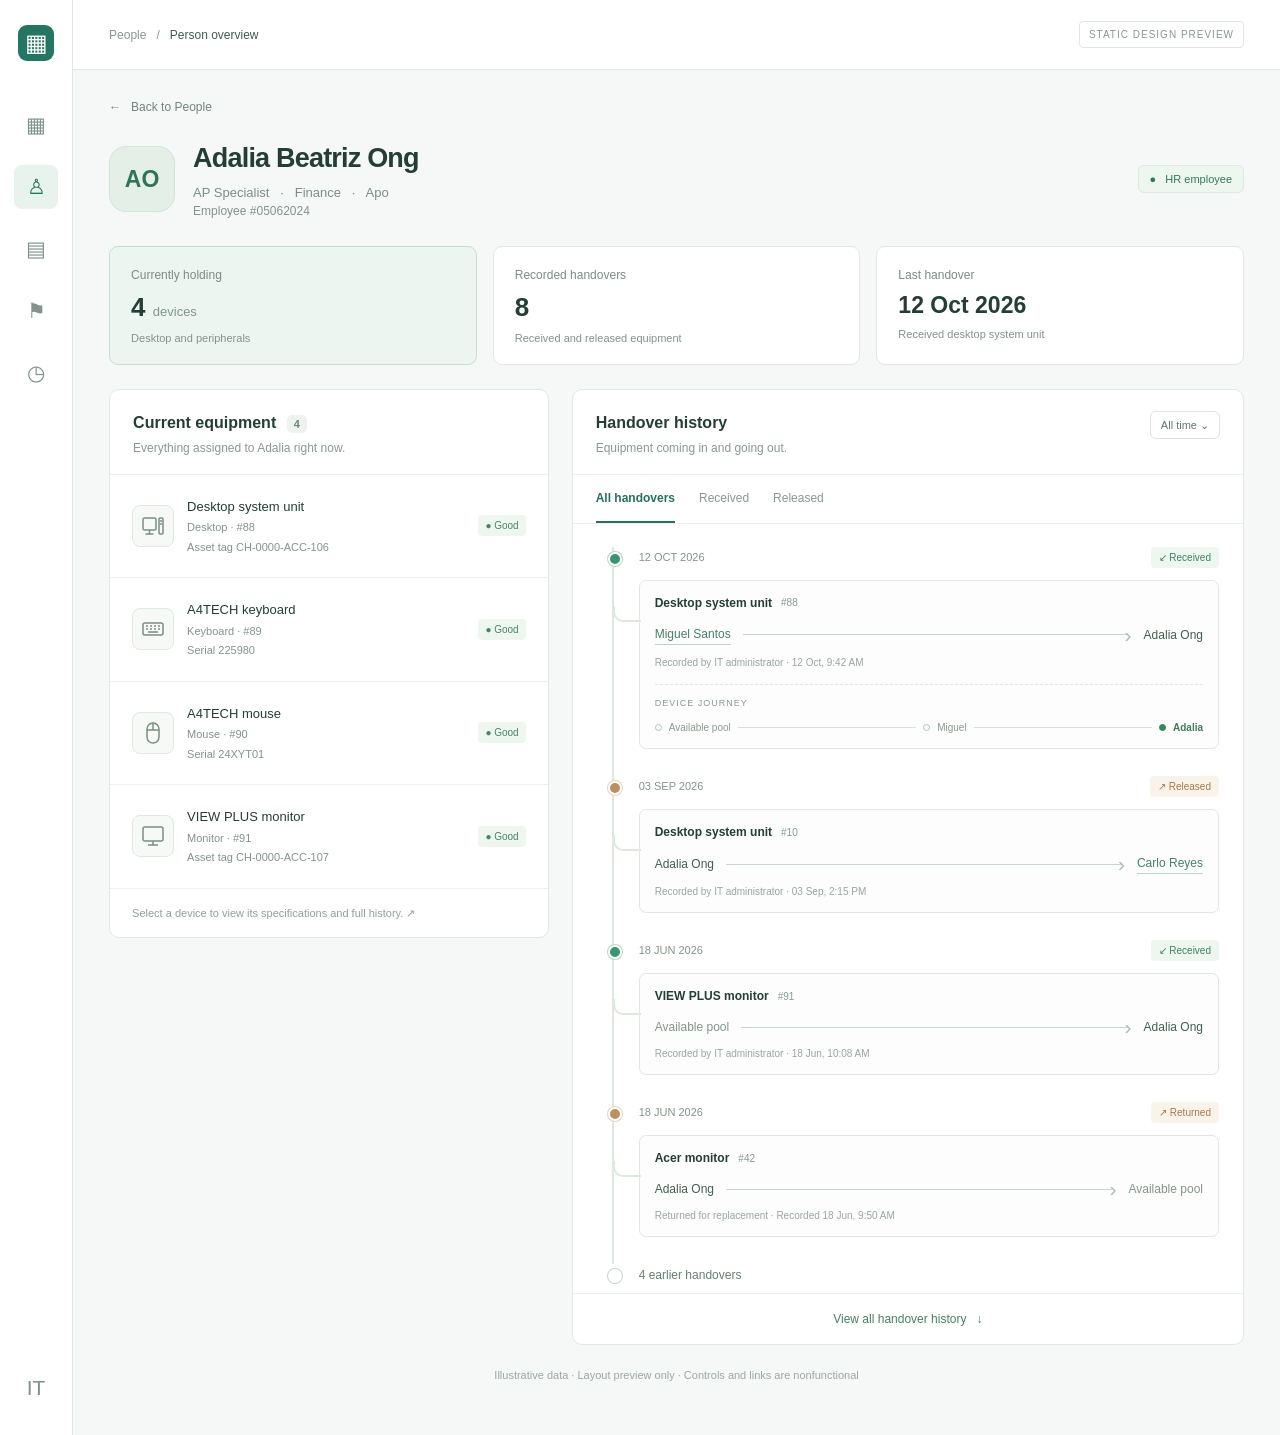
<file: profile-mockup.html>
<!doctype html>
<html lang="en">
<head>
<meta charset="utf-8">
<meta name="viewport" content="width=device-width, initial-scale=1">
<title>Person overview · Inventory mockup</title>
<style>
*{box-sizing:border-box}body{margin:0;background:#f5f8f7;color:#243d36;font:14px/1.5 'Segoe UI',Arial,sans-serif}button{font:inherit;cursor:default}small{display:block;color:#84938e;font-size:12px}button,.pill{border:1px solid #dce5e1;background:white;border-radius:6px;padding:8px 12px;color:#62766e}.shell{display:flex;min-height:100vh}.rail{width:76px;background:white;border-right:1px solid #e0e8e4;display:flex;align-items:center;flex-direction:column;gap:18px;padding:25px 12px}.logo{background:#247561;color:white;border-radius:9px;width:36px;height:36px;display:grid;place-items:center;font-size:24px;margin-bottom:24px}.nav{width:44px;height:44px;display:grid;place-items:center;color:#81938b;font-size:21px;border-radius:8px}.nav.active{background:#e9f3ee;color:#277460}.rail-bottom{margin-top:auto}.workspace{width:100%;min-width:0}.topbar{height:70px;background:#fff;border-bottom:1px solid #e0e8e4;display:flex;align-items:center;justify-content:space-between;padding:0 36px;color:#89978f;font-size:12px}.topbar b{color:#445b51;font-weight:500}.preview{font-size:10px;letter-spacing:1px;text-transform:uppercase;border:1px solid #e1e8e3;border-radius:4px;padding:5px 9px}main{max-width:1450px;margin:auto;padding:28px 36px 40px}.back{color:#71857b;font-size:12px;margin-bottom:22px}.profile{display:flex;align-items:center;gap:18px;margin-bottom:26px}.avatar{width:66px;height:66px;display:grid;place-items:center;border:1px solid #d0e4d9;border-radius:17px;background:#e4efe8;color:#2f735a;font-size:23px;font-weight:600}.profile h1{font-size:27px;letter-spacing:-.8px;margin:0 0 4px;font-weight:600}.profile p{margin:0;color:#7d8d84;font-size:13px}.profile .pill{margin-left:auto;font-size:11px;color:#32785b;background:#edf6ef;border-color:#dceadf;padding:5px 11px}.metrics{display:grid;grid-template-columns:repeat(3,1fr);gap:16px;margin-bottom:24px}.metric{background:#fff;border:1px solid #e0e7e3;border-radius:9px;padding:17px 21px}.metric:first-child{background:#edf5f0;border-color:#c6dfd1}.metric label{font-size:12px;color:#7b8d83}.metric strong{display:block;font-size:26px;font-weight:600;margin:3px 0}.metric small{font-size:11px}.columns{display:grid;grid-template-columns:minmax(300px,.85fr) minmax(460px,1.3fr);gap:23px;align-items:start}.panel{background:white;border:1px solid #e0e7e3;border-radius:10px;overflow:hidden}.panel-heading{padding:21px 23px 17px;display:flex;justify-content:space-between;align-items:center;border-bottom:1px solid #edf1ee}.panel h2{margin:0;font-size:16px;font-weight:600}.count{display:inline-block;font-size:11px;background:#eef3ef;padding:1px 7px;border-radius:5px;margin-left:6px;color:#6d8476}.sub{font-size:12px;color:#8b9891;margin-top:4px}.device{display:flex;align-items:center;gap:13px;padding:22px;border-bottom:1px solid #edf1ee}.icon{width:42px;height:42px;flex-shrink:0;border:1px solid #dfe9e2;border-radius:8px;background:#f6f9f6;display:grid;place-items:center;color:#799082}.icon svg{width:24px;height:24px;stroke:currentColor;stroke-width:1.5;fill:none}.device-name{font-size:13px;font-weight:500}.device small{margin-top:3px;font-size:11px}.good{margin-left:auto;white-space:nowrap;color:#47846b;font-size:10px;background:#eef6f0;border-radius:4px;padding:3px 7px}.footnote{padding:16px 22px;color:#92a096;font-size:11px}.history-head{align-items:flex-start}.history-head button{font-size:11px;padding:5px 10px}.tabs{display:flex;gap:24px;padding:0 23px;border-bottom:1px solid #edf1ee;font-size:12px;color:#89988e}.tab{padding:14px 0}.tab.selected{color:#267257;border-bottom:2px solid #267257;font-weight:600}.timeline{padding:23px 24px 0 39px}.event{position:relative;padding:0 0 27px 25px;border-left:2px solid #dce9df}.event:before{content:'';position:absolute;left:-6px;top:5px;width:10px;height:10px;border-radius:50%;border:2px solid #fff;background:#3a9671;box-shadow:0 0 0 1px #b8d7c4}.event.out:before{background:#bd9061;box-shadow:0 0 0 1px #e5d4bd}.date-line{display:flex;align-items:center;justify-content:space-between;gap:10px;margin-bottom:12px}.date{font-size:11px;color:#839489}.badge{font-size:10px;color:#3e8264;background:#edf6ef;border-radius:4px;padding:3px 8px}.out .badge{background:#faf3ea;color:#a17a4f}.transfer{position:relative;border:1px solid #e0e8e2;border-radius:7px;padding:13px 15px;background:#fcfdfc}.transfer:before{content:'';position:absolute;left:-27px;top:25px;width:26px;height:14px;border-left:2px solid #dce9df;border-bottom:2px solid #dce9df;border-bottom-left-radius:10px}.asset{display:flex;gap:9px;align-items:center;font-size:12px;font-weight:600}.asset .id{color:#8a9a90;font-size:10px;font-weight:400}.movement{display:flex;align-items:center;gap:12px;margin-top:13px;font-size:12px}.person{color:#49806a;border-bottom:1px solid #bdd4c6;padding-bottom:1px}.me{color:#455e50}.arrow{display:flex;align-items:center;flex:1;min-width:22px;color:#acbfb1}.arrow:before{content:'';height:1px;background:#c7d7cc;flex:1}.arrow:after{content:'›';font-size:21px;line-height:8px;margin-left:-3px}.record{margin-top:10px;font-size:10px;color:#9aa69e}.journey{margin-top:14px;border-top:1px dashed #dfe7e1;padding-top:12px}.journey-title{font-size:9px;text-transform:uppercase;letter-spacing:1px;color:#8a9b8e;margin-bottom:10px}.journey-path{display:flex;align-items:center;gap:7px;font-size:10px;color:#8b9a90}.node{width:7px;height:7px;border:1px solid #aec6b5;border-radius:50%;display:inline-block;flex-shrink:0}.node.current{background:#368660;border-color:#368660}.line{height:1px;background:#d5e2d8;flex:1;min-width:8px}.end{border-left-color:transparent;padding-bottom:8px}.end:before{background:#fff;box-shadow:0 0 0 1px #c6d6cb}.older{font-size:12px;color:#64816e}.history-footer{text-align:center;border-top:1px solid #edf1ee;padding:16px;color:#458066;font-size:12px}.note{text-align:center;margin-top:22px;font-size:11px;color:#9ba79f}@media(min-width:1600px){main{padding-top:40px}.device{padding-top:27px;padding-bottom:27px}}@media(max-width:1000px){.columns{grid-template-columns:1fr}.rail{width:60px}main{padding:24px}.topbar{padding:0 24px}.timeline{padding-right:24px}}@media(max-width:580px){.rail{display:none}.metrics{gap:8px}.metric{padding:12px}.metric strong{font-size:21px}.metric small{display:none}.profile{gap:12px}.profile h1{font-size:21px}.profile .pill{display:none}main{padding:18px 14px}.topbar{padding:0 14px}.avatar{width:52px;height:52px}.movement{gap:7px;font-size:11px}.timeline{padding-left:25px;padding-right:17px}.topbar .preview{font-size:8px}}
</style>
</head>
<body>
<svg width="0" height="0" style="position:absolute" aria-hidden="true"><defs><symbol id="desktop" viewBox="0 0 24 24"><rect x="2" y="4" width="13" height="12" rx="1.5"/><path d="M8.5 16v4m-4 0h8"/><rect x="18" y="4" width="4" height="16" rx="1"/><path d="M19 7h2m-2 3h2"/></symbol><symbol id="keyboard" viewBox="0 0 24 24"><rect x="2" y="6" width="20" height="12" rx="2"/><path d="M5 9h2m2 0h2m2 0h2m2 0h2M5 12h2m2 0h2m2 0h2m2 0h2M7 15h10"/></symbol><symbol id="mouse" viewBox="0 0 24 24"><rect x="6" y="2" width="12" height="20" rx="6"/><path d="M12 2v7m-6 0h12"/></symbol><symbol id="monitor" viewBox="0 0 24 24"><rect x="2" y="3" width="20" height="14" rx="2"/><path d="M12 17v4m-5 0h10"/></symbol></defs></svg>
<div class="shell">
<aside class="rail" aria-label="Preview navigation"><div class="logo">▦</div><div class="nav">▦</div><div class="nav active">♙</div><div class="nav">▤</div><div class="nav">⚑</div><div class="nav">◷</div><div class="nav rail-bottom">IT</div></aside>
<div class="workspace">
<header class="topbar"><span>People &nbsp; / &nbsp; <b>Person overview</b></span><span class="preview">Static design preview</span></header>
<main>
<div class="back">← &nbsp; Back to People</div>
<section class="profile"><div class="avatar">AO</div><div><h1>Adalia Beatriz Ong</h1><p>AP Specialist &nbsp; · &nbsp; Finance &nbsp; · &nbsp; Apo</p><small>Employee #05062024</small></div><span class="pill">● &nbsp; HR employee</span></section>
<section class="metrics" aria-label="Profile summary"><div class="metric"><label>Currently holding</label><strong>4 <span style="font-size:13px;font-weight:400;color:#82978a">devices</span></strong><small>Desktop and peripherals</small></div><div class="metric"><label>Recorded handovers</label><strong>8</strong><small>Received and released equipment</small></div><div class="metric"><label>Last handover</label><strong style="font-size:23px">12 Oct 2026</strong><small>Received desktop system unit</small></div></section>
<div class="columns">
<section class="panel"><div class="panel-heading"><div><h2>Current equipment <span class="count">4</span></h2><div class="sub">Everything assigned to Adalia right now.</div></div></div>
<div class="device"><span class="icon"><svg><use href="#desktop"/></svg></span><div><div class="device-name">Desktop system unit</div><small>Desktop · #88</small><small>Asset tag CH-0000-ACC-106</small></div><span class="good">● Good</span></div>
<div class="device"><span class="icon"><svg><use href="#keyboard"/></svg></span><div><div class="device-name">A4TECH keyboard</div><small>Keyboard · #89</small><small>Serial 225980</small></div><span class="good">● Good</span></div>
<div class="device"><span class="icon"><svg><use href="#mouse"/></svg></span><div><div class="device-name">A4TECH mouse</div><small>Mouse · #90</small><small>Serial 24XYT01</small></div><span class="good">● Good</span></div>
<div class="device"><span class="icon"><svg><use href="#monitor"/></svg></span><div><div class="device-name">VIEW PLUS monitor</div><small>Monitor · #91</small><small>Asset tag CH-0000-ACC-107</small></div><span class="good">● Good</span></div>
<div class="footnote">Select a device to view its specifications and full history. ↗</div></section>
<section class="panel"><div class="panel-heading history-head"><div><h2>Handover history</h2><div class="sub">Equipment coming in and going out.</div></div><button type="button">All time ⌄</button></div>
<div class="tabs"><span class="tab selected">All handovers</span><span class="tab">Received</span><span class="tab">Released</span></div>
<div class="timeline">
<article class="event"><div class="date-line"><span class="date">12 OCT 2026</span><span class="badge">↙ Received</span></div><div class="transfer"><div class="asset">Desktop system unit <span class="id">#88</span></div><div class="movement"><span class="person">Miguel Santos</span><span class="arrow"></span><span class="me">Adalia Ong</span></div><div class="record">Recorded by IT administrator · 12 Oct, 9:42 AM</div><div class="journey"><div class="journey-title">Device journey</div><div class="journey-path"><span class="node"></span> Available pool <span class="line"></span><span class="node"></span> Miguel <span class="line"></span><span class="node current"></span><b style="color:#3f7c5a">Adalia</b></div></div></div></article>
<article class="event out"><div class="date-line"><span class="date">03 SEP 2026</span><span class="badge">↗ Released</span></div><div class="transfer"><div class="asset">Desktop system unit <span class="id">#10</span></div><div class="movement"><span class="me">Adalia Ong</span><span class="arrow"></span><span class="person">Carlo Reyes</span></div><div class="record">Recorded by IT administrator · 03 Sep, 2:15 PM</div></div></article>
<article class="event"><div class="date-line"><span class="date">18 JUN 2026</span><span class="badge">↙ Received</span></div><div class="transfer"><div class="asset">VIEW PLUS monitor <span class="id">#91</span></div><div class="movement"><span style="color:#84958a">Available pool</span><span class="arrow"></span><span class="me">Adalia Ong</span></div><div class="record">Recorded by IT administrator · 18 Jun, 10:08 AM</div></div></article>
<article class="event out"><div class="date-line"><span class="date">18 JUN 2026</span><span class="badge">↗ Returned</span></div><div class="transfer"><div class="asset">Acer monitor <span class="id">#42</span></div><div class="movement"><span class="me">Adalia Ong</span><span class="arrow"></span><span style="color:#84958a">Available pool</span></div><div class="record">Returned for replacement · Recorded 18 Jun, 9:50 AM</div></div></article>
<div class="event end"><span class="older">4 earlier handovers</span></div>
</div><div class="history-footer">View all handover history &nbsp; ↓</div></section>
</div><p class="note">Illustrative data · Layout preview only · Controls and links are nonfunctional</p>
</main></div></div>
</body>
</html>
</file>
